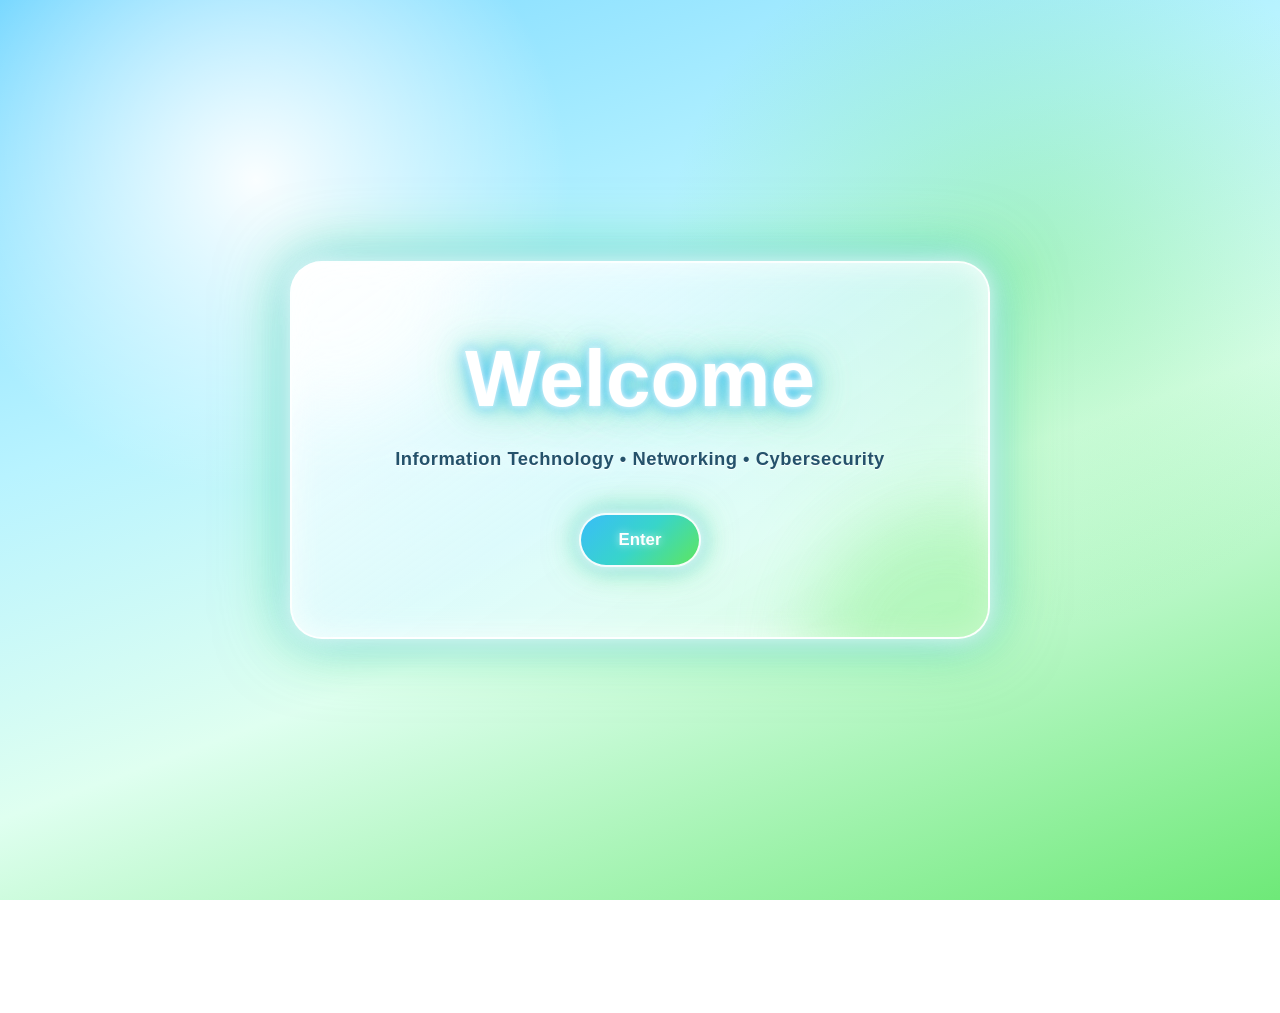
<file: index.html>
<!DOCTYPE html>
<html lang = "en">
<head>
    <meta charset="UTF-8">
    <meta name="viewport" content="width=device-width, initial-scale=1.0">

    <title>Hopecore</title>

    <link rel="stylesheet" href="css/styles.css">
</head>

<body>
    <main class="welcome-page">
        
        <section class="welcome-panel">

            <h1>Welcome</h1>
            <p>
                Information Technology • Networking • Cybersecurity
            </p>
            <a href="pages/portfolio.html" class="primary-button">
                Enter
            </a>

        </section>
    
    </main>

    <script src="js/script.js"></script>
</body>
</html>
</file>
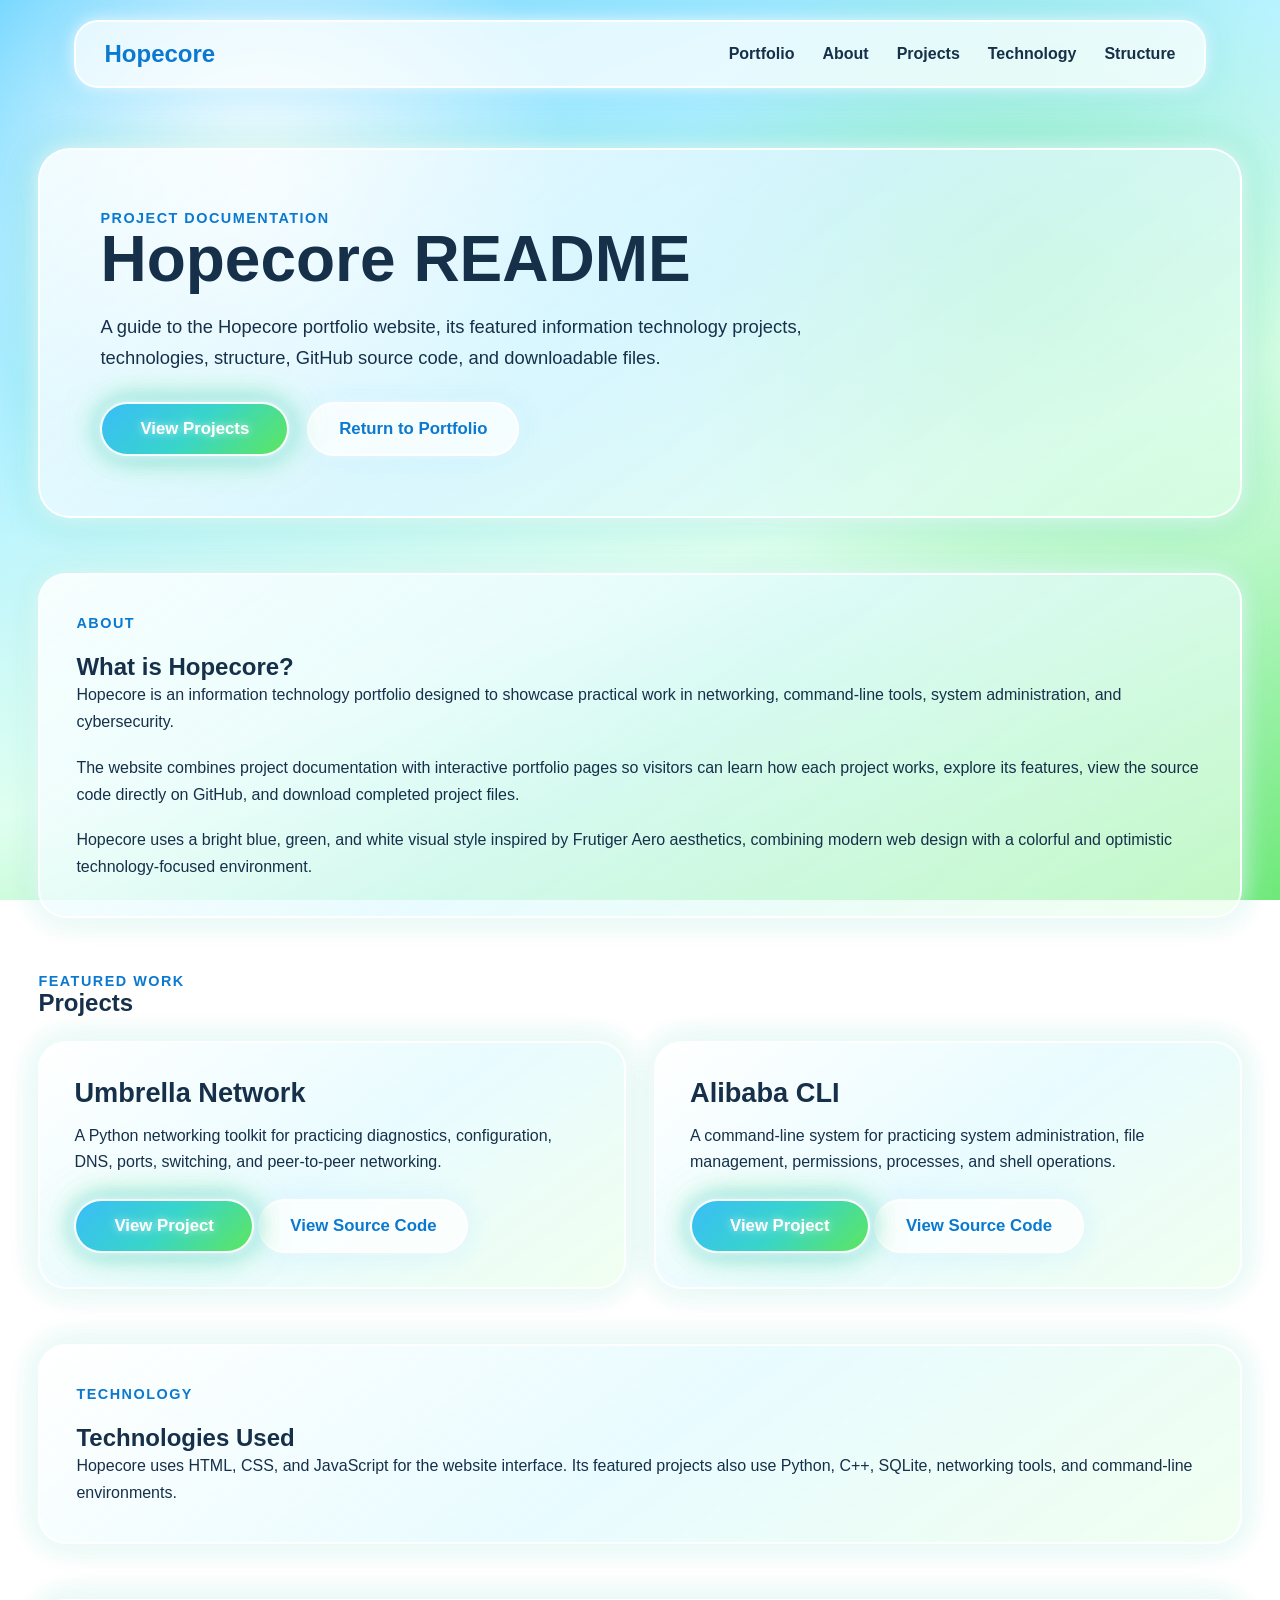
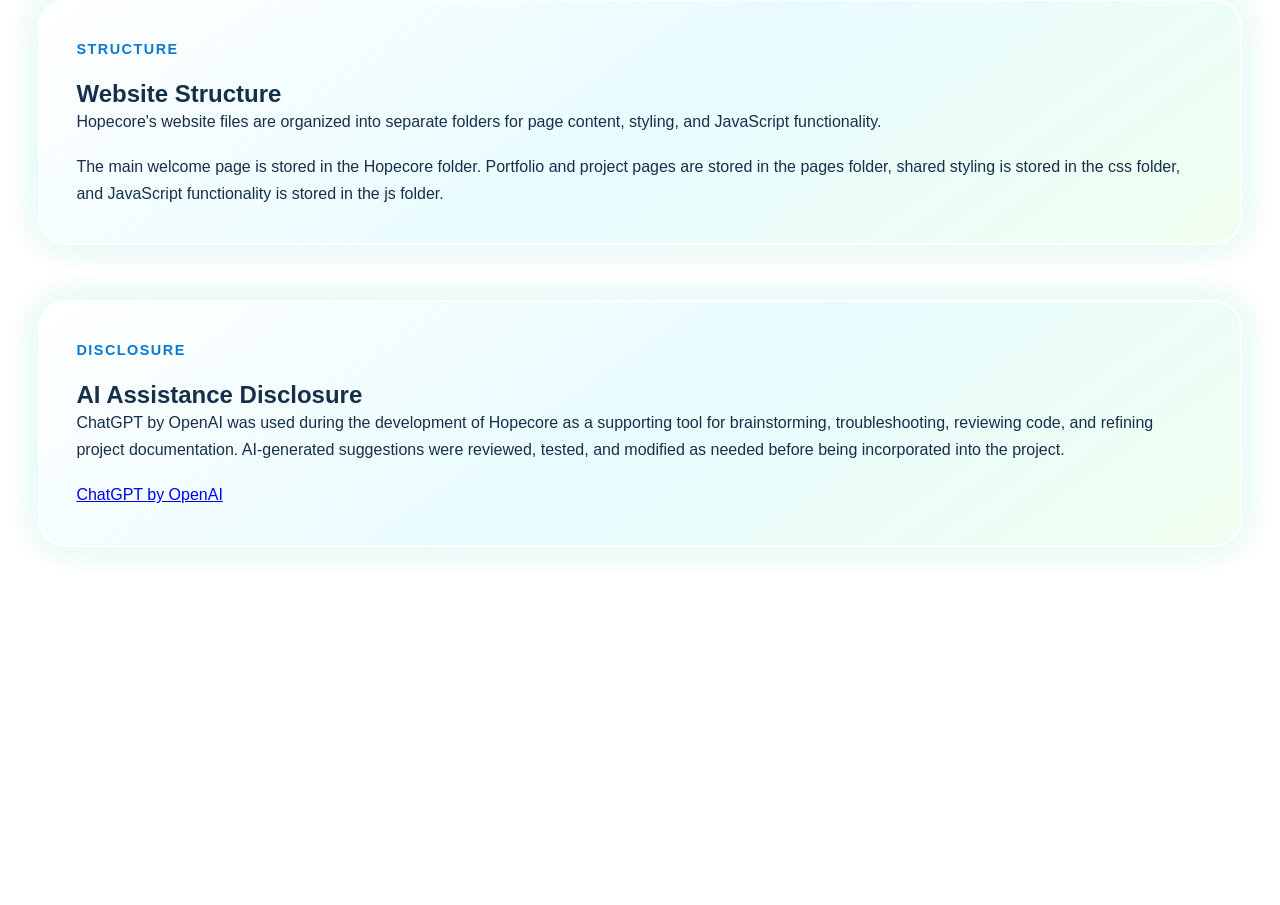
<file: readme.html>
<!DOCTYPE html>
<html lang = "en">

<head>
    <meta charset="UTF-8">
    <meta name="viewport" content="width=device-width, initial-scale=1.0">

    <meta
        name="description"
        content="Hopecore README - Learn about the Hopecore portfolio,
        its featured projects, source code, technologies, structure, and project downloads."
    >

    <title>Hopecore | README</title>

    <link rel="stylesheet" href="css/styles.css">
</head>

<body>

    <!-- ====================
          HEADER
          ==================== -->

    <header class="site-header">

        <div class="header-container">
            <a href="pages/portfolio.html" class="site-logo">
                Hopecore
            </a>

            <nav class="main-navigation" aria-label="Main navigation">

                <a href="pages/portfolio.html">
                    Portfolio
                </a>

                <a href="#about">
                    About
                </a>

                <a href="#projects">
                    Projects
                </a>

                <a href="#technology">
                    Technology
                </a>

                <a href="#structure">
                    Structure
                </a>

            </nav>

        </div>

    </header>

    <!-- ====================
          MAIN 
          ==================== -->

    <main class="readme-page">

        <!-- ====================
          HERO 
          ==================== -->

        <section class="hero-section">

            <div class="hero-content">

                <p class="section-label">
                    Project Documentation
                </p>

                <h1>
                    Hopecore README
                </h1>

                <p class="hero-description">
                    A guide to the Hopecore portfolio website,
                    its featured information technology projects,
                    technologies, structure, GitHub source code,
                    and downloadable files.
                </p>

                <div class="hero-buttons">
                    <a href="#projects" class="primary-button">
                        View Projects
                    </a>

                    <a href="pages/portfolio.html" class="secondary-button">
                        Return to Portfolio
                    </a>
                </div>

            </div>
            
        </section>

        <!-- ====================
          ABOUT
          ==================== -->

        <section id="about" class="content-section">

            <div class="section-container glass-panel readme-panel">

                <p class="section-label">
                    About
                </p>

                <h2>
                    What is Hopecore?
                </h2>

                <p>
                    Hopecore is an information technology portfolio
                    designed to showcase practical work in networking,
                    command-line tools, system administration,
                    and cybersecurity.
                </p>

                <p>
                    The website combines project documentation with
                    interactive portfolio pages so visitors can learn
                    how each project works, explore its features,
                    view the source code directly on GitHub,
                    and download completed project files.
                </p>

                <p>
                    Hopecore uses a bright blue, green, and white
                    visual style inspired by Frutiger Aero aesthetics,
                    combining modern web design with a colorful and
                    optimistic technology-focused environment.
                </p>

            </div>

        </section>

        <!-- ====================
             PROJECT
             ==================== -->
        
        <section id="projects" class="content-section">
            
            <div class="section-container">

                <p class="section-label">
                    Featured work
                </p>

                <h2>
                    Projects
                </h2>

                <div class="readme-projects-grid">

                <!-- Umbrella Network -->
                
                <article class="glass-card project-card">

                    <h3>
                        Umbrella Network
                    </h3>

                    <p>
                        A Python networking toolkit for practicing diagnostics,
                        configuration, DNS, ports, switching, and peer-to-peer networking.
                    </p>
                    
                    <div class="project-actions">

                        <a href="pages/umbrella-network.html" class="primary-button">
                            View Project
                        </a>

                        <a
                            href="https://github.com/CSCEdarraghj/Umbrella-Network"
                            class="secondary-button"
                            target="_blank"
                            rel="noopener noreferrer"
                        >
                            View Source Code
                        </a>

                    </div>

                </article>

                <!-- Alibaba CLI -->
                
                <article class="glass-card project-card">

                    <h3>
                        Alibaba CLI
                    </h3>

                    <p>
                        A command-line system for practicing system administration,
                        file management, permissions, processes, and shell operations.
                    </p>

                    <div class="project-actions">

                        <a href="pages/alibaba-cli.html" class="primary-button">
                            View Project
                        </a>

                        <a
                            href="https://github.com/CSCEdarraghj/Alibaba-CLI"
                            class="secondary-button"
                            target="_blank"
                            rel="noopener noreferrer"
                        >
                            View Source Code
                        </a>

                    </div>

                </article>

                </div>

            </div>
        
        </section>

        <!-- ====================
             TECHNOLOGY 
             ==================== -->
        
        <section id="technology" class="content-section">

            <div class="section-container glass-panel readme-panel">

                <p class="section-label">
                    Technology
                </p>

                <h2>
                    Technologies Used
                </h2>

                <p>
                    Hopecore uses HTML, CSS, and JavaScript for the website interface.
                    Its featured projects also use Python, C++, SQLite,
                    networking tools, and command-line environments.
                </p>
            </div>
        </section>

        <!-- ====================
             STRUCTURE
             ==================== -->

        <section id="structure" class="content-section">

            <div class="section-container glass-panel readme-panel">

                <p class="section-label">
                    Structure
                </p>

                <h2>
                    Website Structure
                </h2>

                <p>
                    Hopecore's website files are organized into separate folders
                    for page content, styling, and JavaScript functionality.
                </p>

                <p>
                    The main welcome page is stored in the Hopecore folder.
                    Portfolio and project pages are stored in the pages folder,
                    shared styling is stored in the css folder, and JavaScript
                    functionality is stored in the js folder.
                </p>

            </div>

        </section>

        <!-- ========================
             AI ASSISTANCE DISCLOSURE
             ======================== -->
        
        <section id="ai-disclosure" class="content-section">

            <div class="section-container glass-panel readme-panel">
            
                <p class="section-label">
                    Disclosure
                </p>

                <h2>
                    AI Assistance Disclosure
                </h2>

                <p>
                    ChatGPT by OpenAI was used during the development of Hopecore
                    as a supporting tool for brainstorming, troubleshooting,
                    reviewing code, and refining project documentation.
                    AI-generated suggestions were reviewed, tested, and modified
                    as needed before being incorporated into the project.
                </p>

                <p>
                    <a href="https://chatgpt.com/" target="_blank" rel="noopener noreferrer">
                        ChatGPT by OpenAI
                    </a>
                </p>

            </div>

        </section>

</main>

<script src="js/script.js"></script>

</body>

</html>
</file>
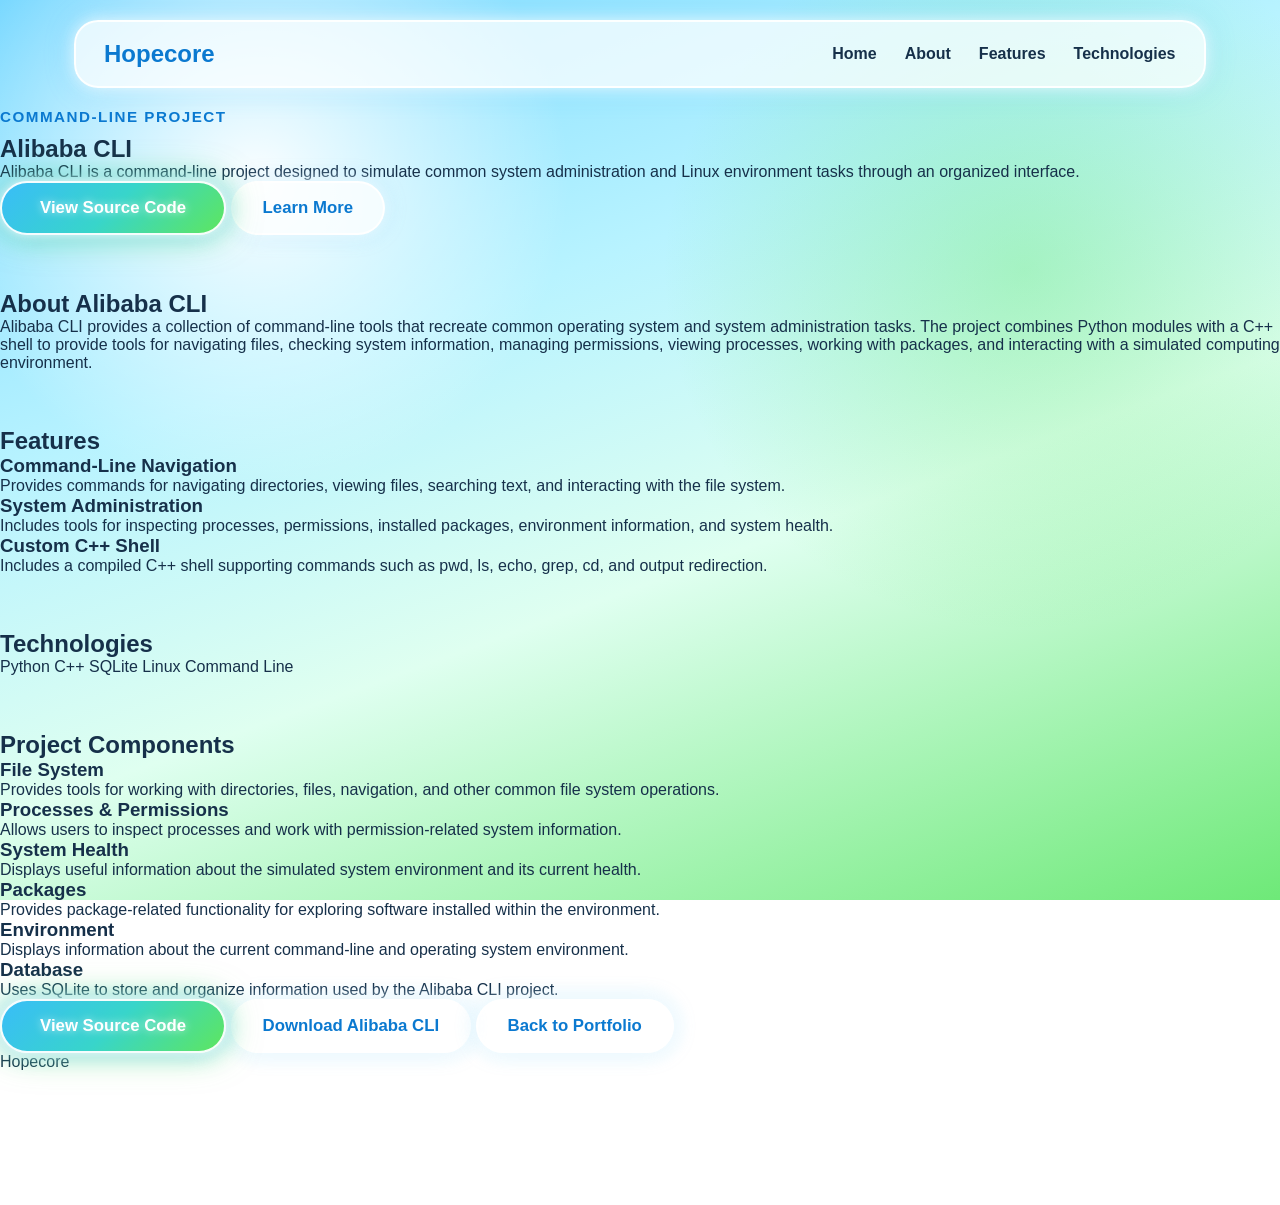
<file: pages/alibaba-cli.html>
<!DOCTYPE html>
<html lang = "en">

<head>
    <meta charset="UTF-8">
    <meta name="viewport" content="width=device-width, initial-scale=1.0">

    <meta
        name="description"
        content="Alibaba CLI - A command-line project for system navigation, 
        file management, permissions, processes, packages, and system administration."
    >

    <title>Hopecore | Alibaba CLI</title>

    <link rel="stylesheet" href="../css/styles.css">
</head>

<body>

 <!-- ====================
          HEADER
          ==================== -->

    <header class="site-header">

        <div class="header-container">
            <a href="portfolio.html" class="site-logo">
                Hopecore
            </a>

            <nav class="main-navigation" aria-label="Main navigation">

                <a href="portfolio.html">
                    Home
                </a>

                <a href="#about">
                    About
                </a>

                <a href="#features">
                    Features
                </a>

                <a href="#technologies">
                    Technologies
                </a>

            </nav>

        </div>

    </header>

    <!-- ====================
          MAIN CONTENT
          ==================== -->

    <main class="project-page">

        <!-- ====================
          HERO 
          ==================== -->

        <section class="project-hero">

            <div class="project-hero-content">
                <p class="hero-label">
                    Command-Line Project
                </p>

                <h1>
                    Alibaba CLI
                </h1>

                <p class="project-introduction">
                    Alibaba CLI is a command-line project designed to
                    simulate common system administration and Linux
                    environment tasks through an organized interface.
                </p>

                <div class="project-actions">

                    <a
                        href="https://github.com/CSCEdarraghj/Alibaba-CLI"
                        class="primary-button"
                        target="_blank"
                        rel="noopener noreferrer"
                    >
                        View Source Code
                    </a>

                    <a
                        href="#about"
                        class="secondary-button"
                    >
                        Learn More
                    </a>

                </div>

            </div>
            
        </section>

        <!-- ====================
          ABOUT
          ==================== -->

        <section id="about" class="content-section">

            <div class="section-container">

                <h2>
                    About Alibaba CLI
                </h2>

                <p>
                    Alibaba CLI provides a collection of command-line
                    tools that recreate common operating system and
                    system administration tasks. The project combines
                    Python modules with a C++ shell to provide tools for
                    navigating files, checking system information,
                    managing permissions, viewing processes, working
                    with packages, and interacting with a simulated
                    computing environment.
                </p>
            </div>
        </section>

        <!-- ====================
          FEATURES SECTION
          ==================== -->

        <section id="features" class="content-section">
            <div class="section-container">

                <h2>
                    Features
                </h2>

                <div class="feature-grid">
                    <article class="feature-card">
                        <h3>
                            Command-Line Navigation
                        </h3>

                        <p>
                            Provides commands for navigating directories,
                            viewing files, searching text, and interacting
                            with the file system.
                        </p>
                    </article>

                    <article class="feature-card">
                        <h3>
                            System Administration
                        </h3>

                        <p>
                            Includes tools for inspecting processes,
                            permissions, installed packages, environment
                            information, and system health.
                        </p>

                    </article>

                    <article class="feature-card">
                        <h3>
                            Custom C++ Shell
                        </h3>

                        <p>
                            Includes a compiled C++ shell supporting
                            commands such as pwd, ls, echo, grep, cd,
                            and output redirection.
                        </p>
                        
                    </article>

                </div>

            </div>

        </section>

        <!-- ====================
          TECHNOLOGIES
          ==================== -->

        <section id="technologies" class="content-section">

            <div class="section-container">
            
                <h2>
                    Technologies
                </h2>

                <div class="technology-list">

                    <span class="technology-tag">
                        Python
                    </span>

                    <span class="technology-tag">
                        C++
                    </span>

                    <span class="technology-tag">
                        SQLite
                    </span>

                    <span class="technology-tag">
                        Linux
                    </span>

                    <span class="technology-tag">
                        Command Line
                    </span>

                </div>

            </div>

        </section>

        <!-- ====================
          PROJECT COMPONENTS
          ==================== -->

        <section class="content-section">

            <div class="section-container">

                <h2>
                    Project Components
                </h2>

                <div class="feature-grid">

                    <article class="feature-card">

                        <h3>
                            File System
                        </h3>

                        <p>
                            Provides tools for working with directories,
                            files, navigation, and other common file system operations.
                        </p>

                    </article>

                    <article class="feature-card">

                        <h3>
                            Processes & Permissions
                        </h3>

                        <p>
                            Allows users to inspect processes and work
                            with permission-related system information.
                        </p>

                    </article>

                    <article class="feature-card">

                        <h3>
                            System Health
                        </h3>

                        <p>
                            Displays useful information about the
                            simulated system environment and its current
                            health.
                        </p>

                    </article>

                    <article class="feature-card">

                        <h3>
                            Packages
                        </h3>

                        <p>
                            Provides package-related functionality for
                            exploring software installed within the
                            environment.
                        </p>

                    </article>

                    <article class="feature-card">

                        <h3>
                            Environment
                        </h3>

                        <p>
                            Displays information about the current
                            command-line and operating system
                            environment.
                        </p>

                    </article>

                    <article class="feature-card">

                        <h3>
                            Database
                        </h3>

                        <p>
                            Uses SQLite to store and organize information
                            used by the Alibaba CLI project.
                        </p>

                    </article>

                </div>

            </div>

        </section>
        
        <!-- ====================
          BACK TO PORTFOLIO
          ==================== -->

        <section class="project-navigation">

            <div class="section-container">

                <a 
                    href="https://github.com/CSCEdarraghj/Alibaba-CLI" 
                    class="primary-button"
                    target="_blank"
                    rel="noopener noreferrer"
                >
                    View Source Code
                </a>

                <a 
                    href="../projects/alibaba-cli.zip"
                    class="secondary-button"
                    download
                >
                    Download Alibaba CLI
                </a>

                <a
                    href="portfolio.html"
                    class="secondary-button"
                >
                    Back to Portfolio
                </a>

            </div>

        </section>

    </main>

    <!-- ====================
        FOOTER
        ==================== -->

    <footer class="site-footer">

        <div class="footer-container">

            <p>
                Hopecore
            </p>

        </div>

    </footer>

    <script src="../js/script.js"></script>

</body>

</html>
</file>
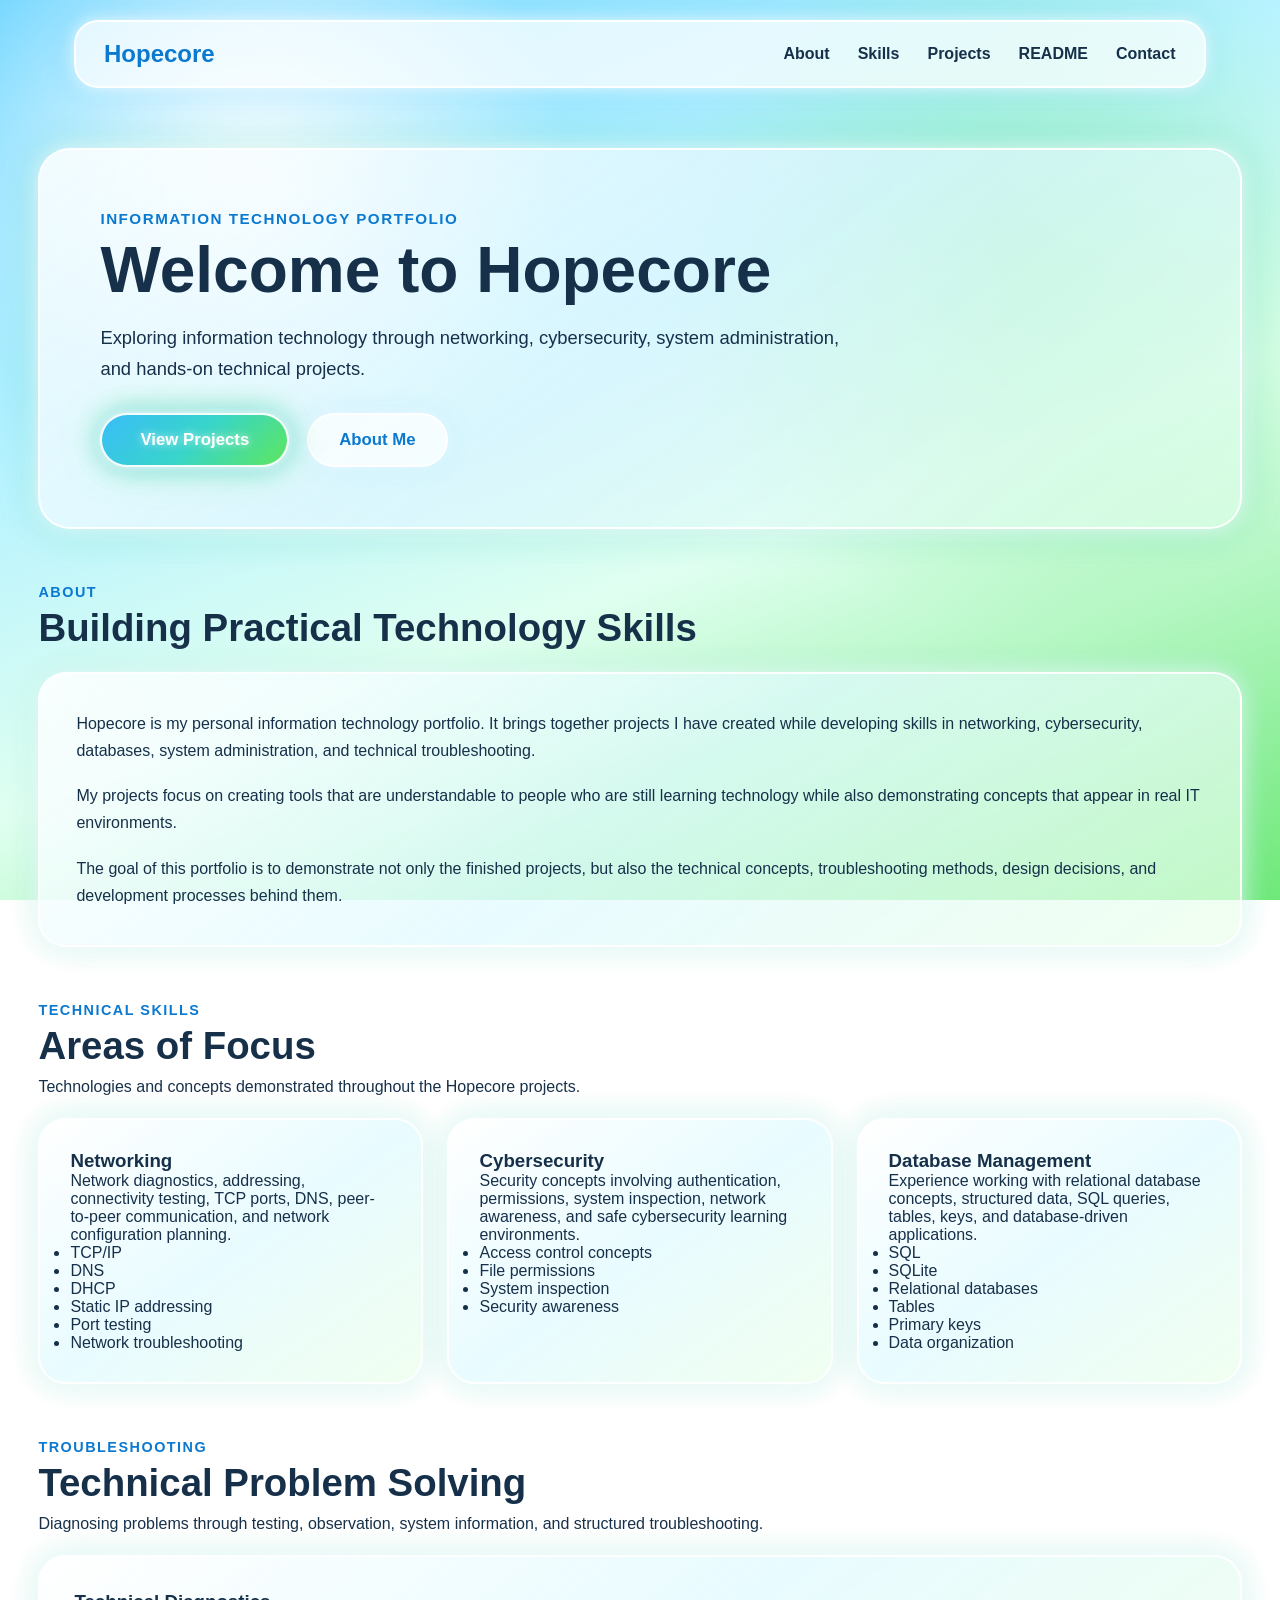
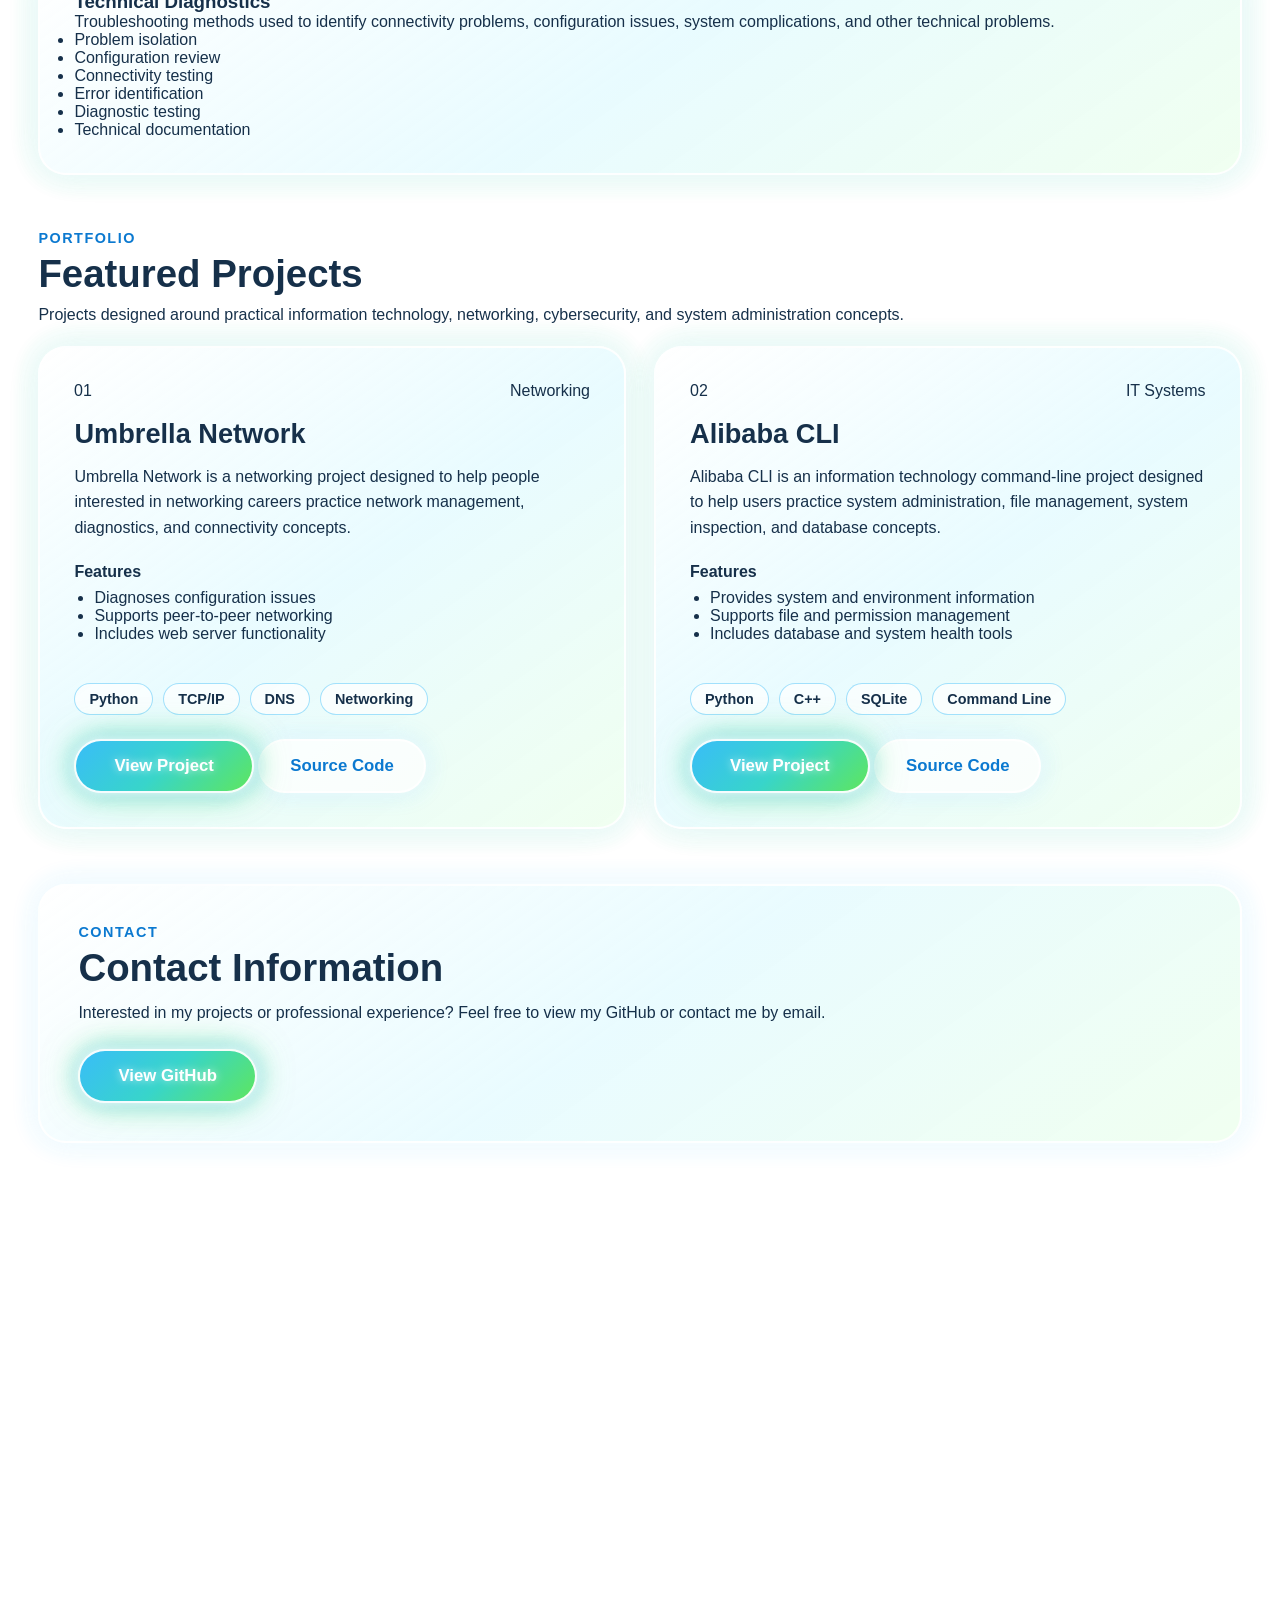
<file: pages/portfolio.html>
<!DOCTYPE html>
<html lang = "en">

<head>
    <meta charset="UTF-8">
    <meta name="viewport" content="width=device-width, initial-scale=1.0">

    <meta
        name="description"
        content="Hopecore - Information Technology, Networking, and Cybersecurity portfolio."
    >

    <title>Hopecore | Portfolio</title>

    <link rel="stylesheet" href="../css/styles.css">
</head>

<body>

    <!-- ====================
          HEADER
          ==================== -->

    <header class="site-header">

        <div class="header-container">
            
            <a href="portfolio.html" class="site-logo">
                Hopecore
            </a>

            <nav class="main-navigation" aria-label="Main navigation">

                <a href="#about">
                    About
                </a>

                <a href="#skills">
                    Skills
                </a>

                <a href="#projects">
                    Projects
                </a>

                <a href="../readme.html">
                    README
                </a>

                <a href="#contact">
                    Contact
                </a>

            </nav>

        </div>
    </header>

    <!-- ====================
          MAIN CONTENT
          ==================== -->

    <main class="portfolio-page">

        <!-- ====================
          HERO SECTION
          ==================== -->

        <section class="hero-section">

            <div class="hero-glow hero-glow-blue"></div>
            <div class="hero-glow hero-glow-green"></div>

            <div class="hero-content">
                <p class="hero-label">
                    Information Technology Portfolio
                </p>

                <h1>
                    Welcome to Hopecore
                </h1>

                <p class="hero-description">
                    Exploring information technology through networking,
                    cybersecurity, system administration,
                    and hands-on technical projects.
                </p>

                <div class="hero-buttons">

                    <a href="#projects" class="primary-button">
                        View Projects
                    </a>

                    <a href="#about" class="secondary-button">
                        About Me
                    </a>

                </div>

            </div>

        </section>

        <!-- ====================
          ABOUT SECTION
          ==================== -->

        <section
            class="content-section about-section"
            id="about"
        >

            <div class="section-heading">

                <p class="section-label">
                    About
                </p>

                <h2>
                    Building Practical Technology Skills
                </h2>

            </div>

            <div class="glass-panel about-panel">

                <p>
                    Hopecore is my personal information technology portfolio.
                    It brings together projects I have created while developing
                    skills in networking, cybersecurity, databases, system administration,
                    and technical troubleshooting.
                </p>

                <p>
                    My projects focus on creating tools that are understandable
                    to people who are still learning technology while also
                    demonstrating concepts that appear in real IT environments.
                </p>

                <p>
                    The goal of this portfolio is to demonstrate not only the
                    finished projects, but also the technical concepts,
                    troubleshooting methods, design decisions, and development
                    processes behind them.
                </p>

            </div>
    
        </section>

        <!-- ====================
            SKILLS SECTION
            ==================== -->

        <section
            class="content-section skills-section"
            id="skills"
        >

            <div class="section-heading">
                
                <p class="section-label">
                    Technical Skills
                </p>

                <h2>
                    Areas of Focus
                </h2>

                <p>
                    Technologies and concepts demonstrated throughout
                    the Hopecore projects.
                </p>

            </div>

            <div class="skills-grid">

                <!-- Networking -->

                <article class="glass-card skill-card">

                    <div class="card-icon" aria-hidden="true">

                    </div>

                    <h3>
                        Networking
                    </h3>

                    <p>
                        Network diagnostics, addressing, connectivity testing,
                        TCP ports, DNS, peer-to-peer communication, and
                        network configuration planning.
                    </p>

                    <ul class="skill-list">
                        <li>TCP/IP</li>
                        <li>DNS</li>
                        <li>DHCP</li>
                        <li>Static IP addressing</li>
                        <li>Port testing</li>
                        <li>Network troubleshooting</li>
                    </ul>

                </article>

                <!-- Cybersecurity -->
                
                <article class="glass-card skill-card">

                    <div class="card-icon" aria-hidden="true">

                    </div>

                    <h3>
                        Cybersecurity
                    </h3>

                    <p>
                        Security concepts involving authentication,
                        permissions, system inspection, network awareness,
                        and safe cybersecurity learning environments.
                    </p>

                    <ul class="skill-list">
                        <li>Access control concepts</li>
                        <li>File permissions</li>
                        <li>System inspection</li>
                        <li>Security awareness</li>
                    </ul>

                </article>

                <!-- Databases -->

                <article class="glass-card skill-card">

                    <div class="card-icon" aria-hidden="true">

                    </div>

                    <h3>
                        Database Management
                    </h3>

                    <p>
                        Experience working with relational database concepts,
                        structured data, SQL queries, tables, keys,
                        and database-driven applications.
                    </p>

                    <ul class="skill-list">
                        <li>SQL</li>
                        <li>SQLite</li>
                        <li>Relational databases</li>
                        <li>Tables</li>
                        <li>Primary keys</li>
                        <li>Data organization</li>
                    </ul>
                
                </article>

            </div>
        </section>


        <!-- ====================
            TROUBLESHOOTING SECTION
            ==================== -->

        <section class="content-section troubleshooting-section">

            <div class="section-heading">

                <p class="section-label">
                    Troubleshooting
                </p>

                <h2>
                    Technical Problem Solving
                </h2>

                <p>
                    Diagnosing problems through testing,
                    observation, system information,
                    and structured troubleshooting.
                </p>

            </div>

            <div class="glass-card skill-card">

                <div class="card-icon" aria-hidden="true">

                </div>

                <h3>
                    Technical Diagnostics
                </h3>

                <p>
                    Troubleshooting methods used to identify
                    connectivity problems, configuration issues,
                    system complications, and other technical problems.
                </p>

                <ul class="skill-list">
                    <li>Problem isolation</li>
                    <li>Configuration review</li>
                    <li>Connectivity testing</li>
                    <li>Error identification</li>
                    <li>Diagnostic testing</li>
                    <li>Technical documentation</li>
                </ul>

            </div>

        </section>

        <!-- ====================
            PROJECTS SECTION
            ==================== -->

        <section
            class="content-section projects-section"
            id="projects"
        >

            <div class="section-heading">

                <p class="section-label">
                    Portfolio
                </p>

                <h2>
                    Featured Projects
                </h2>

                <p>
                    Projects designed around practical information technology,
                    networking, cybersecurity, and system administration concepts.
                </p>

            </div>

            <div class="projects-grid">

                <!-- Umbrella Network -->

                <article class="glass-card project-card">

                    <div class="project-card-header">

                        <span class="project-number">
                            01
                        </span>

                        <span class="project-category">
                            Networking
                        </span>

                    </div>

                    <h3>
                        Umbrella Network
                    </h3>

                    <p class="project-description">
                        Umbrella Network is a networking project designed
                        to help people interested in networking careers
                        practice network management, diagnostics,
                        and connectivity concepts.
                    </p>

                    <div class="project-features">

                        <h4>
                            Features
                        </h4>

                        <ul>
                            <li>
                                Diagnoses configuration issues
                            </li>

                            <li>
                                Supports peer-to-peer networking
                            </li>

                            <li>
                                Includes web server functionality
                            </li>
                        </ul>

                    </div>

                    <div class="technology-tags">

                        <span>
                            Python
                        </span>

                        <span>
                            TCP/IP
                        </span>

                        <span>
                            DNS
                        </span>

                        <span>
                            Networking
                        </span>
                    </div>

                    <div class="project-actions">

                        <a
                            href="umbrella-network.html"
                            class="primary-button"
                        >
                            View Project
                        </a>

                        <a
                            href="https://github.com/CSCEdarraghj/Umbrella-Network"
                            class="secondary-button"
                            target="_blank"
                            rel="noopener noreferrer"
                        >
                            Source Code
                        </a>
                    </div>

                </article>

                <!-- Alibaba CLI -->

                <article class="glass-card project-card">

                    <div class="project-card-header">

                        <span class="project-number">
                            02
                        </span>

                        <span class="project-category">
                            IT Systems
                        </span>

                    </div>

                    <h3>
                        Alibaba CLI
                    </h3>

                    <p class="project-description">
                        Alibaba CLI is an information technology command-line project
                        designed to help users practice system administration,
                        file management, system inspection, and database concepts.
                    </p>

                    <div class="project-features">

                        <h4>
                            Features
                        </h4>

                        <ul>
                            <li>
                                Provides system and environment information
                            </li>

                            <li>
                                Supports file and permission management
                            </li>

                            <li>
                                Includes database and system health tools
                            </li>
                        </ul>

                    </div>

                    <div class="technology-tags">

                        <span>
                            Python
                        </span>

                        <span>
                            C++
                        </span>

                        <span>
                            SQLite
                        </span>

                        <span>
                            Command Line
                        </span>

                    </div>

                    <div class="project-actions">

                        <a
                            href="alibaba-cli.html"
                            class="primary-button"
                        >
                            View Project
                        </a>

                        <a
                            href="https://github.com/CSCEdarraghj/Alibaba-CLI"
                            class="secondary-button"
                            target="_blank"
                            rel="noopener noreferrer"
                        >
                            Source Code
                        </a>
                    </div>

                </article>

            </div>

        </section>

        <!-- ====================
            CONTACT SECTION
            ==================== -->

        <section
            class="content-section contact-section"
            id="contact"
        >

            <div class="section-heading">

                <p class="section-label">
                    Contact
                </p>

                <h2>
                    Contact Information
                </h2>

                <p>
                    Interested in my projects or professional experience?
                    Feel free to view my GitHub or contact me by email.
                </p>

                <a 
                    href="https://github.com/CSCEdarraghj"
                    class="primary-button" target="_blank"
                    rel="noopener noreferrer"
                >
                    View GitHub
                </a>


            </div>

        </section>

    </main>

    <script src="../js/script.js"></script>

</body>
</html>
</file>
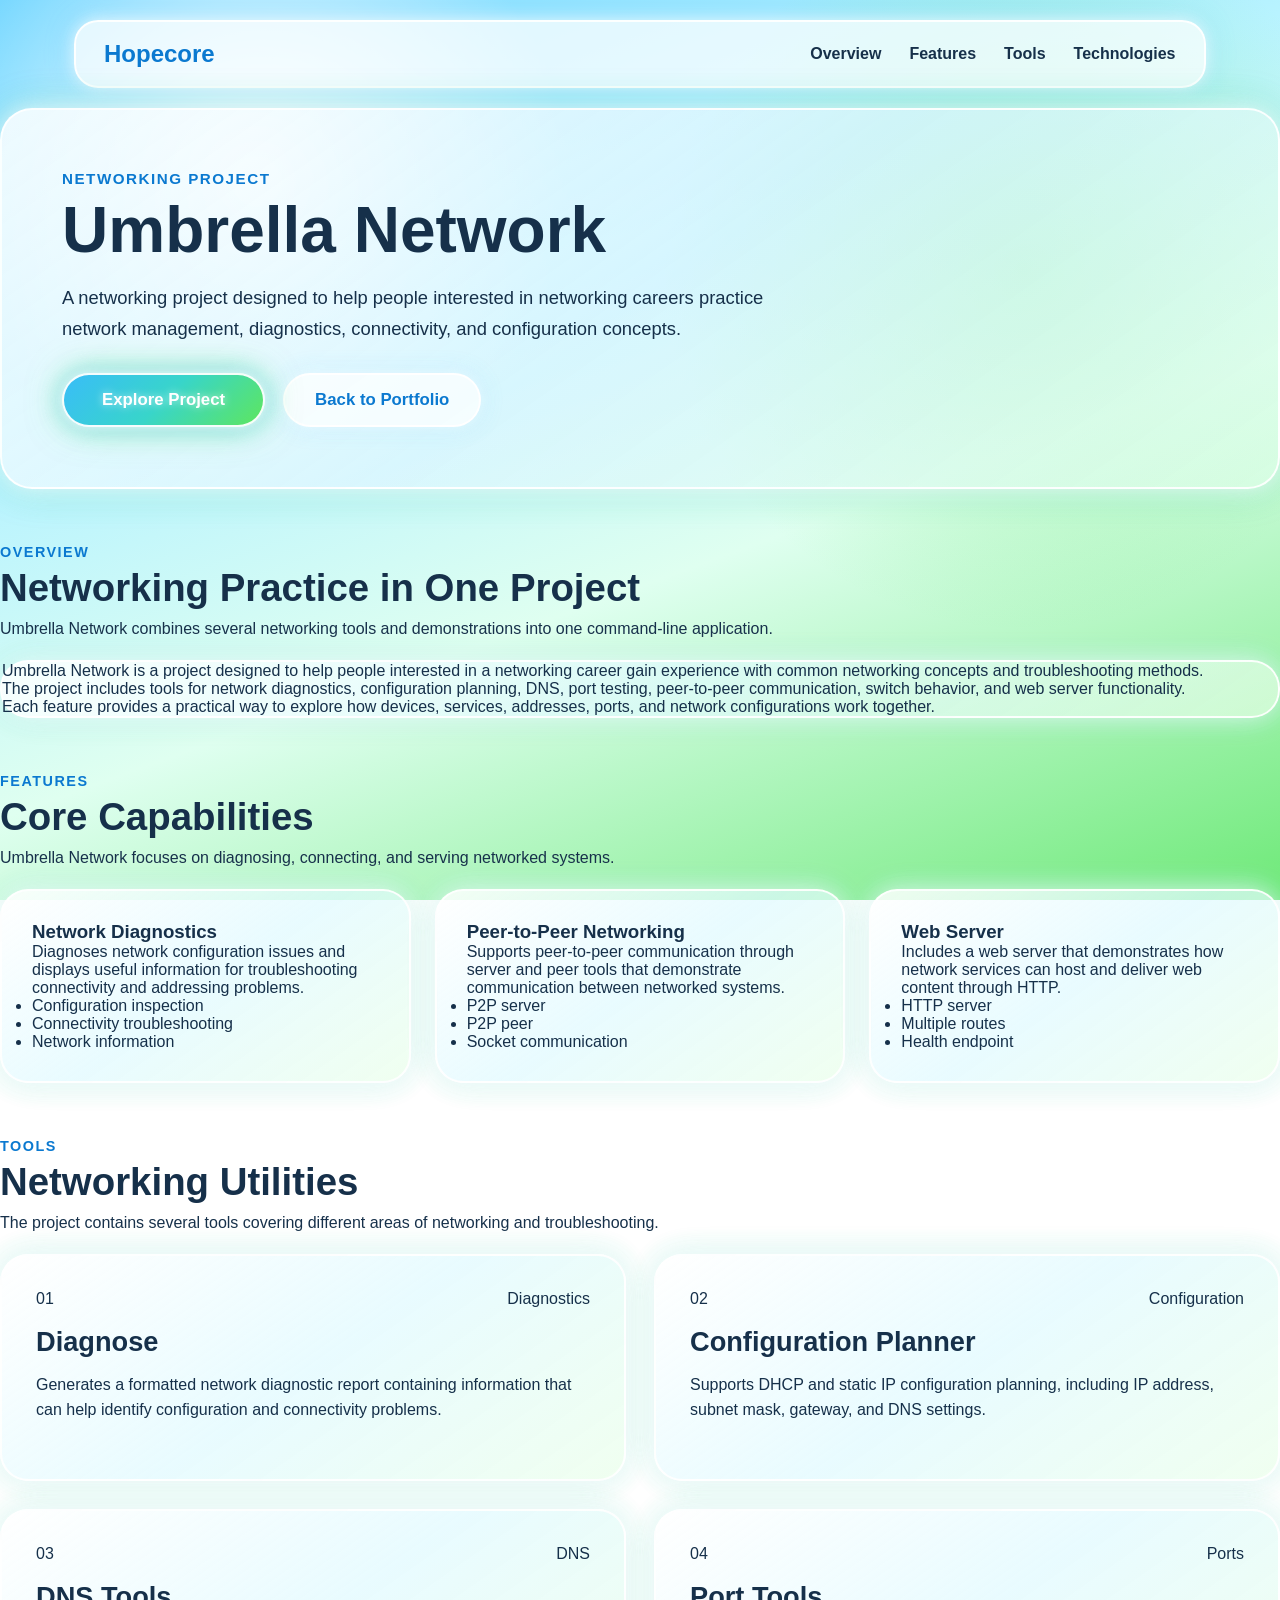
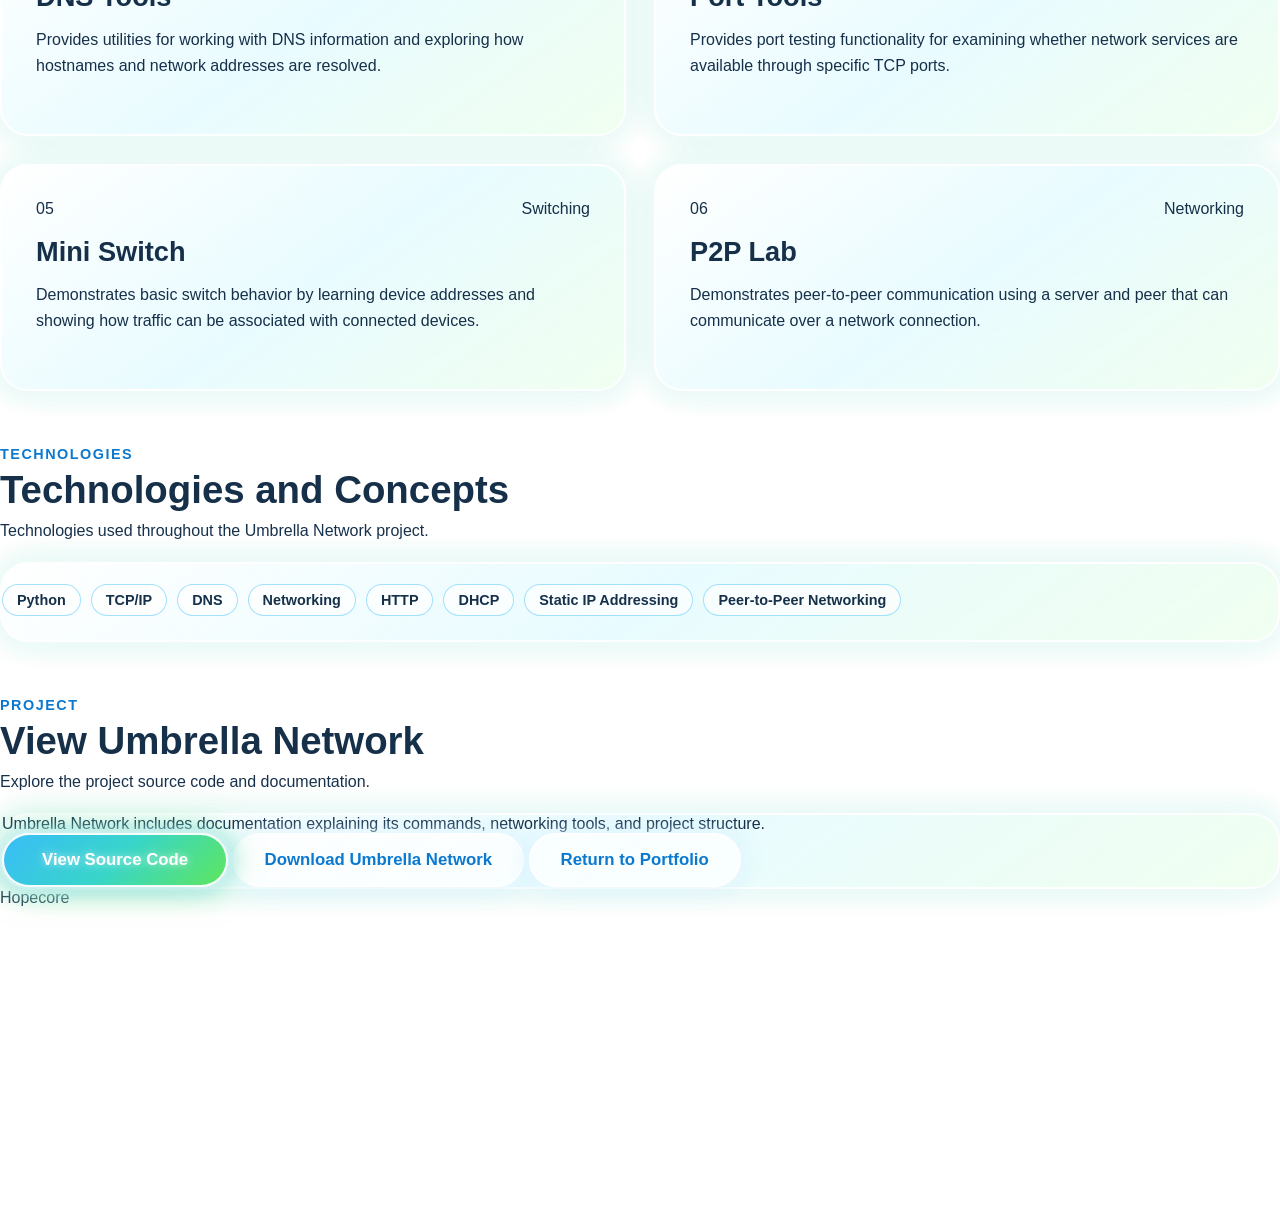
<file: pages/umbrella-network.html>
<!DOCTYPE html>
<html lang = "en">

<head>
    <meta charset="UTF-8">
    <meta name="viewport" content="width=device-width, initial-scale=1.0">

    <meta
        name="description"
        content="Umbrella Network - A networking project featuring diagnostics, configuration planning,
        peer-to-peer networking, DNS tools, port tools, and web server functionality."
    >

    <title>Hopecore | Umbrella Network</title>

    <link rel="stylesheet" href="../css/styles.css">
</head>

<body>
    
    <!-- ====================
          HEADER
          ==================== -->

    <header class="site-header">

        <div class="header-container">
            <a href="portfolio.html" class="site-logo">
                Hopecore
            </a>

            <nav class="main-navigation" aria-label="Main navigation">

                <a href="#overview">
                    Overview
                </a>

                <a href="#features">
                    Features
                </a>

                <a href="#tools">
                    Tools
                </a>

                <a href="#technologies">
                    Technologies
                </a>

            </nav>

        </div>

    </header>

    <!-- ====================
          MAIN CONTENT
          ==================== -->

    <main class="project-page">

        <!-- ====================
          HERO SECTION
          ==================== -->

        <section class="hero-section">

            <div class="hero-glow hero-glow-blue"></div>
            <div class="hero-glow hero-glow-green"></div>

            <div class="hero-content">
                <p class="hero-label">
                    Networking Project
                </p>

                <h1>
                    Umbrella Network
                </h1>

                <p class="hero-description">
                    A networking project designed to help people interested
                    in networking careers practice network management,
                    diagnostics, connectivity, and configuration concepts.
                </p>

                <div class="hero-buttons">

                    <a href="#overview" class="primary-button">
                        Explore Project
                    </a>

                    <a href="portfolio.html" class="secondary-button">
                        Back to Portfolio
                    </a>

                </div>

            </div>

        </section>

        <!-- ====================
          OVERVIEW SECTION
          ==================== -->

        <section
            class="content-section project-overview-section"
            id="overview"
        >

            <div class="section-heading">

                <p class="section-label">
                    Overview
                </p>

                <h2>
                    Networking Practice in One Project
                </h2>

                <p>
                    Umbrella Network combines several networking tools
                    and demonstrations into one command-line application.
                </p>

            </div>

            <div class="glass-panel project-overview-panel">

                <p>
                    Umbrella Network is a project designed to help people
                    interested in a networking career gain experience with
                    common networking concepts and troubleshooting methods.
                </p>

                <p>
                    The project includes tools for network diagnostics,
                    configuration planning, DNS, port testing,
                    peer-to-peer communication, switch behavior,
                    and web server functionality.
                </p>

                <p>
                    Each feature provides a practical way to explore how 
                    devices, services, addresses, ports, and network
                    configurations work together.
                </p>

            </div>
    
    </section>

    <!-- ====================
          FEATURES SECTION
          ==================== -->

    <section
        class="content-section project-features-section"
        id="features"
    >
        <div class="section-heading">
            
            <p class="section-label">
                Features
            </p>

            <h2>
                Core Capabilities
            </h2>

            <p>
                Umbrella Network focuses on diagnosing,
                connecting, and serving networked systems.
            </p>

        </div>

        <div class="skills-grid">

            <!-- Network Diagnostics -->

            <article class="glass-card skill-card">

                <div class="card-icon" aria-hidden="true">

                </div>

                <h3>
                    Network Diagnostics
                </h3>

                <p>
                    Diagnoses network configuration issues and displays
                    useful information for troubleshooting connectivity
                    and addressing problems.
                </p>

                <ul class="skill-list">
                    <li>Configuration inspection</li>
                    <li>Connectivity troubleshooting</li>
                    <li>Network information</li>
                </ul>

            </article>

            <!-- Peer-to-Peer Networking -->
            
            <article class="glass-card skill-card">

                <div class="card-icon" aria-hidden="true">

                </div>

                <h3>
                    Peer-to-Peer Networking
                </h3>

                <p>
                    Supports peer-to-peer communication through
                    server and peer tools that demonstrate
                    communication between networked systems.
                </p>

                <ul class="skill-list">
                    <li>P2P server</li>
                    <li>P2P peer</li>
                    <li>Socket communication</li>
                </ul>

            </article>

            <!-- Web Server -->
            
            <article class="glass-card skill-card">

                <div class="card-icon" aria-hidden="true">

                </div>

                <h3>
                    Web Server
                </h3>

                <p>
                    Includes a web server that demonstrates
                    how network services can host and deliver
                    web content through HTTP.
                </p>

                <ul class="skill-list">
                    <li>HTTP server</li>
                    <li>Multiple routes</li>
                    <li>Health endpoint</li>
                </ul>

            </article>

        </div>

    </section>

    <!-- ====================
          NETWORK TOOLS SECTION
          ==================== -->

    <section
        class="content-section project-tools-section"
        id="tools"
    >

        <div class="section-heading">
            
            <p class="section-label">
                Tools
            </p>

            <h2>
                Networking Utilities
            </h2>

            <p>
                The project contains several tools covering
                different areas of networking and troubleshooting.
            </p>

        </div>

        <div class="projects-grid">
            <!-- Diagnose -->

            <article class="glass-card project-card">

                <div class="project-card-header">
                    
                    <span class="project-number">
                        01
                    </span>

                    <span class="project-category">
                        Diagnostics
                    </span>

                </div>

                <h3>
                    Diagnose
                </h3>

                <p class="project-description">
                    Generates a formatted network diagnostic report 
                    containing information that can help identify
                    configuration and connectivity problems.
                </p>

            </article>

            <!-- Configuration Planner -->

            <article class="glass-card project-card">

                <div class="project-card-header">
                    
                    <span class="project-number">
                        02
                    </span>

                    <span class="project-category">
                        Configuration
                    </span>

                </div>

                <h3>
                    Configuration Planner
                </h3>

                <p class="project-description">
                   Supports DHCP and static IP configuration
                   planning, including IP address, subnet mask,
                   gateway, and DNS settings.
                </p>

            </article>

            <!-- DNS Tools -->

            <article class="glass-card project-card">

                <div class="project-card-header">
                    
                    <span class="project-number">
                        03
                    </span>

                    <span class="project-category">
                        DNS
                    </span>

                </div>

                <h3>
                    DNS Tools
                </h3>

                <p class="project-description">
                   Provides utilities for working with DNS
                   information and exploring how hostnames
                   and network addresses are resolved.
                </p>

            </article>

            <!-- Port Tools -->

            <article class="glass-card project-card">

                <div class="project-card-header">
                    
                    <span class="project-number">
                        04
                    </span>

                    <span class="project-category">
                        Ports
                    </span>

                </div>

                <h3>
                    Port Tools
                </h3>

                <p class="project-description">
                   Provides port testing functionality for
                   examining whether network services are
                   available through specific TCP ports.
                </p>

            </article>

            <!-- Mini Switch -->

            <article class="glass-card project-card">

                <div class="project-card-header">
                    
                    <span class="project-number">
                        05
                    </span>

                    <span class="project-category">
                        Switching
                    </span>

                </div>

                <h3>
                    Mini Switch
                </h3>

                <p class="project-description">
                   Demonstrates basic switch behavior by learning
                   device addresses and showing how traffic can 
                   be associated with connected devices.
                </p>

            </article>

            <!-- P2P Lab -->

            <article class="glass-card project-card">

                <div class="project-card-header">
                    
                    <span class="project-number">
                        06
                    </span>

                    <span class="project-category">
                       Networking
                    </span>

                </div>

                <h3>
                    P2P Lab
                </h3>

                <p class="project-description">
                   Demonstrates peer-to-peer communication using
                   a server and peer that can communicate 
                   over a network connection.
                </p>

            </article>


        </div>

    </section>

    <!-- ====================
          TECHNOLOGIES SECTION
          ==================== -->

    <section
        class="content-section technologies-section"
        id="technologies"
    >

        <div class="section-heading">

            <p class="section-label">
                Technologies
            </p>

            <h2>
                Technologies and Concepts
            </h2>

            <p>
                Technologies used throughout the Umbrella Network project.
            </p>

        </div>

        <div class="glass-panel technologies-panel">

            <div class="technology-tags">

                <span>
                    Python
                </span>

                <span>
                    TCP/IP
                </span>

                <span>
                    DNS
                </span>

                <span>
                    Networking
                </span>

                <span>
                    HTTP
                </span>

                <span>
                    DHCP
                </span>

                <span>
                   Static IP Addressing
                </span>

                <span>
                    Peer-to-Peer Networking
                </span>

            </div>

        </div>

    </section>

    <!-- ====================
          PROJECT ACCESS SECTION
          ==================== -->

    <section class="content-section project-access-section">

        <div class="section-heading">

            <p class="section-label">
                Project
            </p>

            <h2>
                View Umbrella Network
            </h2>

            <p>
                Explore the project source code and documentation.
            </p>

        </div>

        <div class="glass-panel project-access-panel">
            <p>
                Umbrella Network includes documentation explaining
                its commands, networking tools, and project structure.
            </p>

            <div class="project-actions">

                <a
                    href="https://github.com/CSCEdarraghj/Umbrella-Network"
                    class="primary-button"
                    target="_blank"
                    rel="noopener noreferrer"
                >
                    View Source Code
                </a>

                <a 
                    href="../projects/umbrella-network.zip"
                    class="secondary-button"
                    download
                >
                    Download Umbrella Network
                </a>

                <a
                    href="portfolio.html"
                    class="secondary-button"
                >
                    Return to Portfolio
                </a>

            </div>

        </div>
        
    </section>
</main>

    <!-- ====================
        FOOTER
        ==================== -->

    <footer class="site-footer">

        <div class="footer-container">

            <p>
                Hopecore
            </p>

        </div>

    </footer>

    <script src="../js/script.js"></script>

</body>

</html>
</file>
<file: css/styles.css>
/* =========================
   HOPECORE - GLOBAL STYLES
   Frutiger Aero inspired
   Blue • Green • White
   ========================= */

/* ---------- Color Palette ---------- */

:root {
    --sky-blue: #39bdf8;
    --deep-blue: #0b79d0;
    --soft-blue: #dff6ff;

    --fresh-green: #5ee65e;
    --deep-green: #1ca64c;
    --soft-green: #e9ffe9;

    --white: #ffffff;
    --glass-white: rgba(255, 255, 255, 0.72);

    --text-dark: #16304a;

    --blue-glow: rgba(57, 189, 248, 0.65);
    --green-glow: rgba(94, 230, 94, 0.55);
    --white-glow: rgba(255, 255, 255, 0.9);
}

/* ---------- Reset ---------- */

* {
    margin: 0;
    padding: 0;
    box-sizing: border-box;
}

/* ---------- Page ---------- */

html,
body {
    min-height: 100%;
}

body {
    font-family: Arial, Helvetica, sans-serif;

    color: var(--text-dark);

    background:
        radial-gradient(
            circle at 20% 20%,
            rgba(255, 255, 255, 0.95),
            transparent 25%
        ),

        radial-gradient(
            circle at 80% 30%,
            rgba(94, 230, 94, 0.35),
            transparent 30%
        ),

        linear-gradient(
            160deg,
            #79d8ff 0%,
            #b8f3ff 35%,
            #dffff0 60%,
            #6ee978 100%
        );

    background-attachment: fixed;

    min-height: 100vh;

}

/* ---------- Welcome Page ---------- */

.welcome-page {
    min-height: 100vh;

    display: flex;
    justify-content: center;
    align-items: center;

    padding: 40px 20px;
}

/* ---------- Main Glass Panel ---------- */

.welcome-panel {
    width: min(700px, 92%);
    padding: 70px 50px;

    text-align: center;

    background: linear-gradient(
        145deg,
        rgba(255, 255, 255, 0.88),
        rgba(224, 250, 255, 0.68),
        rgba(225, 255, 232, 0.72)
    );

    border: 2px solid rgba(255, 255, 255, 0.9);

    border-radius: 32px;

    backdrop-filter: blur(18px);
    -webkit-backdrop-filter: blur(18px);

    box-shadow: 
        0 0 25px var(--white-glow),
        0 0 45px var(--blue-glow),
        0 0 70px var(--green-glow),
        inset 0 0 30px rgba(255, 255, 255, 0.75);

    position: relative;
    overflow: hidden;
}

/* ---------- Soft Shine Inside Panel ---------- */

.welcome-panel::before {
    content: "";

    position: absolute;

    width: 260px;
    height: 260px;

    top: -120px;
    left: -90px;

    border-radius: 50%;

    background: rgba(255, 255, 255, 0.65);

    filter: blur(35px);

    pointer-events: none;
}

/* ---------- Green Glow ---------- */

.welcome-panel::after {
    content: "";

    position: absolute;

    width: 280px;
    height: 280px;

    bottom: -150px;
    right: -100px;

    border-radius: 50%;

    background: rgba(94, 230, 94, 0.3);

    filter: blur(40px);

    pointer-events: none;
}

/* ---------- Heading ---------- */

.welcome-panel h1 {
    position: relative;
    z-index: 1;

    margin-bottom: 18px;

    font-size: clamp(3rem, 8vw, 5rem);
    font-weight: 700;

    color: var(--white);

    text-shadow:
        0 0 6px rgba(255, 255, 255, 1),
        0 0 14px rgba(57, 189, 248, 0.95),
        0 0 28px rgba(57, 189, 248, 0.8),
        0 0 45px rgba(94, 230, 94, 0.65);
}

/* ---------- Subtitle ---------- */

.welcome-panel p {
    position: relative;
    z-index: 1;

    margin-bottom: 38px;

    font-size: 1.15rem;
    font-weight: 600;

    line-height: 1.7;
    letter-spacing: 0.5px;

    color: #24526b;

    text-shadow:
        0 1px 0 rgba(255, 255, 255, 0.9),
        0 0 14px rgba(255, 255, 255, 0.65);
}

/* ---------- Main Button ---------- */

.primary-button {
    position: relative;
    z-index: 1;

    display: inline-block;

    padding: 15px 38px;

    border-radius: 999px;

    text-decoration: none;

    font-size: 1.05rem;
    font-weight: 700;

    color: var(--white);

    background: linear-gradient(
        135deg,
        var(--sky-blue),
        #38d5ca,
        var(--fresh-green)
    );

    border: 2px solid rgba(255, 255, 255, 0.95);

    box-shadow:
        0 0 12px rgba(255, 255, 255, 0.95),
        0 0 22px var(--blue-glow),
        0 0 35px var(--green-glow);

    text-shadow: 
        0 0 8px rgba(255, 255, 255, 0.7);

    transition:
        transform 0.25s ease,
        box-shadow 0.25s ease,
        filter 0.25s ease;
}

/* ---------- Button Hover ---------- */

.primary-button:hover {
    transform: translateY(-3px) scale(1.04);

    filter: brightness(1.08);

    box-shadow:
        0 0 16px rgba(255, 255, 255, 1),
        0 0 30px rgba(57, 189, 248, 0.9),
        0 0 48px rgba(94, 230, 94, 0.8);
}

/* ---------- Button Press ---------- */

.primary-button:active {
    transform: translateY(0) scale(0.98);
}

/* ---------- JavaScript Button Press Effect ---------- */

.button-active {
    transform: translateY(0) scale(0.98);
}

/* ---------- Page Load Sunlight Effect ---------- */

body {
    opacity: 1;
    filter: brightness(1.8);
}

body::before {
    content: "";

    position: fixed;
    inset: 0;

    z-index: 9999;

    pointer-events: none;

    background:
        radial-gradient(
            circle at 50% 35%,
            rgba(255, 255, 255, 1) 0%,
            rgba(225, 250, 255, 0.95) 18%,
            rgba(184, 243, 255, 0.65) 38%,
            rgba(94, 230, 94, 0.18) 65%,
            transparent 85%
        );

    opacity: 1;

    transition:
        opacity 1.2s ease,
        transform 1.2s ease;

    transform: scale(1.08);
}

body.page-loaded {
    filter: brightness(1);

    transition: filter 1.1s ease;
}

body.page-loaded::before {
    opacity: 0;
    transform: scale(1.25);
}

/* =========================
   PORTFOLIO PAGE
   ========================= */

.portfolio-page {
    width: min(1400px, 94%);
    margin: 0 auto;
    padding: 40px 0 80px;
}

/* ---------- Header ---------- */

.site-header {
    width: 100%;
    padding: 20px 3%;
}

.header-container {
    width: min(1400px, 94%);
    margin: 0 auto;

    display: flex;
    align-items: center;
    justify-content: space-between;

    gap: 30px;

    padding: 18px 28px;

    background: var(--glass-white);

    border: 2px solid rgba(255, 255, 255, 0.9);
    border-radius: 24px;

    backdrop-filter: blur(18px);
    -webkit-backdrop-filter: blur(18px);

    box-shadow: 
        0 0 18px var(--white-glow),
        0 0 28px rgba(57, 189, 248, 0.35);
}

.site-logo {
    color: var(--deep-blue);

    font-size: 1.5rem;
    font-weight: 800;

    text-decoration: none;
}

.main-navigation {
    display:flex;
    align-items: center;
    justify-content: flex-end;

    gap: 28px;
}

.main-navigation a {
    color:var(--text-dark);
    
    font-weight: 700;
    text-decoration: none;
}

/* ---------- Sections ---------- */

.content-section {
    margin-top: 55px;
}

.section-heading {
    margin-bottom: 22px;
}

.section-heading h2 {
    margin: 6px 0 10px;

    font-size: clamp(1.8rem, 3vw, 2.6rem);
}

.section-label {
    color: var(--deep-blue);
    
    font-size: 0.9rem;
    font-weight: 800;

    text-transform: uppercase;
    letter-spacing: 1.5px;
}

.hero-section {
    position: relative;

    min-height: 360px;

    display: flex;
    align-items: center;

    padding: 60px;
    
    border-radius: 32px;

    background: linear-gradient(
        145deg,
        rgba(255, 255, 255, 0.82),
        rgba(223, 246, 255, 0.72),
        rgba(223, 255, 233, 0.68)
    );

    border: 2px solid rgba(255, 255, 255, 0.9);

    box-shadow: 
        0 0 22px rgba(255, 255, 255, 0.8),
        0 0 38px rgba(57, 189, 248, 0.25),
        0 0 42px rgba(94, 230, 94, 0.2);

    overflow: hidden;
}

.hero-content {
    position: relative;
    z-index: 2;

    max-width: 800px;
}

.hero-label {
    margin-bottom: 10px;

    color: var(--deep-blue);

    font-size: 0.95rem;
    font-weight: 800;

    text-transform: uppercase;
    letter-spacing: 1.5px;
}

.hero-section h1 {
    margin-bottom: 18px;

    font-size: clamp(2.8rem, 5vw, 4.8rem);

    line-height: 1.05;
}

.hero-description {
    max-width: 760px;

    margin-bottom: 28px;

    font-size: 1.15rem;
    line-height: 1.7;
}

.hero-buttons {
    display: flex;
    align-items: center;

    gap: 18px;
}

.secondary-button {
    display: inline-block;

    padding: 15px 30px;

    border-radius: 999px;

    color: var(--deep-blue);

    background: rgba(255, 255, 255, 0.72);

    border: 2px solid rgba(255, 255, 255, 0.95);

    text-decoration: none;

    font-size: 1.05rem;
    font-weight: 700;

    box-shadow: 
        0 0 16px rgba(255, 255, 255, 0.8),
        0 0 22px rgba(57, 189, 248, 0.25);

    transition:
        transform 0.25s ease,
        box-shadow 0.25s ease;
}

.secondary-button:hover {
    transform: translateY(-3px);

    box-shadow: 
        0 0 20px rgba(255, 255, 255, 1),
        0 0 30px rgba(57, 189, 248, 0.4);
}

/* ---------- Shared Glass ---------- */

.glass-panel,
.glass-card {
    background: linear-gradient(
        145deg,
        rgba(255, 255, 255, 0.86),
        rgba(224, 250, 255, 0.72),
        rgba(233, 255, 233, 0.68)
    );

    border: 2px solid rgba(255, 255, 255, 0.9);

    border-radius: 28px;

    backdrop-filter: blur(18px);
    -webkit-backdrop-filter: blur(18px);

    box-shadow:
        0 0 28px rgba(255, 255, 255, 0.8),
        0 0 30px rgba(57, 189, 248, 0.2),
        0 0 35px rgba(94, 230, 94, 0.15);
}

/* ---------- About ---------- */

.about-panel {
    padding: 36px;
}

.about-panel p {
    margin-bottom: 18px;
    line-height: 1.7;
}

.about-panel p:last-child {
    margin-bottom: 0;
}

/* ---------- Skills ---------- */

.skills-grid {
    display: grid;

    grid-template-columns: repeat(3, 1fr);

    gap: 24px;
}

.skill-card {
    padding: 30px;
}

.troubleshooting-section .skill-card {
    padding: 34px;
    max-width: 100%;
}

/* ---------- Projects ---------- */

.projects-grid {
    display: grid;

    grid-template-columns: repeat(2, 1fr);

    gap: 28px;
}

.project-card {
    padding: 34px;
    display: flex;
    flex-direction: column;
    height: 100%;
}

.project-card-header {
    display: flex;
    justify-content: space-between;
    align-items: center;
    margin-bottom: 18px;
}

.project-card h3 {
    margin-bottom: 14px;
    font-size: 1.7rem;
}

.project-description {
    margin-bottom: 22px;
    line-height: 1.6;
}

.project-features {
    margin-bottom: 20px;
}

.project-features h4 {
    margin-bottom: 8px;
}

.project-features ul {
    padding-left: 20px;
}

.technology-tags {
    display: flex;
    flex-wrap: wrap;
    gap: 10px;
    margin: 20px 0 24px;
}

.technology-tags span {
    display: inline-block;
    padding: 7px 14px;
    border-radius: 999px;
    background: rgba(255, 255, 255, 0.7);
    border: 1px solid rgba(57, 189, 248, 0.45);
    font-size: 0.9rem;
    font-weight: 700;
}

.project-actions {
    margin-top: auto;
}

/* ---------- Contact ---------- */

.contact-section {
    margin-bottom: 40px;
}

.contact-section .section-heading {
    padding: 38px;
    border-radius: 28px;

    background: linear-gradient(
        145deg,
        rgba(255, 255, 255, 0.84),
        rgba(224, 250, 255, 0.7),
        rgba(233, 255, 233, 0.68)
    );

    border: 2px solid rgba(255, 255, 255, 0.9);

    box-shadow: 
        0 0 24px rgba(255, 255, 255, 0.8),
        0 0 30px rgba(57, 189, 248, 0.2);
}

.contact-section .section-heading p:not(.section-label) {
    margin-bottom: 24px;
    line-height: 1.6;
}

/* =========================
   README PAGE
   ========================= */

.readme-page {
    width: min(1400px, 94%);
    margin: 0 auto;
    padding: 40px 0 80px;
}

.readme-page .hero-section {
    margin-bottom: 55px;
}

.readme-page .section-container {
    width: 100%;
}

.readme-panel {
    padding: 36px;
}

.readme-panel p {
    margin-bottom: 18px;
    line-height: 1.7;
}

.readme-panel p:last-child {
    margin-bottom: 0;
}

.readme-projects-grid {
    display: grid;
    grid-template-columns: repeat(2, 1fr);
    gap: 28px;
    margin-top: 24px;
}

.readme-page .project-card {
    padding: 34px;
    display: flex;
    flex-direction: column;
    height: 100%;
}

.readme-page .project-card p {
    margin-bottom: 24px;
    line-height: 1.6;
}

.readme-page .project-card .primary-button {
    margin-top: auto;
    align-self: flex-start;
}

/* ---------- Responsive ---------- */

@media (max-width: 600px) {

    .welcome-panel {
        padding: 50px 25px;

        border-radius: 24px;
    }

    .welcome-panel p {
        font-size: 1rem;
    }

    .primary-button {
        padding: 14px 32px;
    }

    .portfolio-page {
        width: min(94%, 100%);
        padding-top: 20px;
    }

    .header-container {
        flex-direction: column;
        align-items: flex-start;
    }

    .main-navigation {
        flex-wrap: wrap;
        justify-content: flex-start;
        gap: 14px;
    }

    .hero-section {
        min-height: auto;
        padding: 36px 24px;
    }

    .hero-buttons {
        flex-direction: column;
        align-items: flex-start;
    }

    .skills-grid {
        grid-template-columns: 1fr;
    }

    .projects-grid {
        grid-template-columns: 1fr;
    }

    .about-panel {
        padding: 26px;
    }

    .readme-page {
        width: min(94%, 100%);
        padding-top: 20px;
    }

    .readme-projects-grid {
        grid-template-columns: 1fr;
    }

    .readme-panel {
        padding: 26px;
    }

    .contact-section .section-heading {
        padding: 28px 24px;
    }
}
</file>
